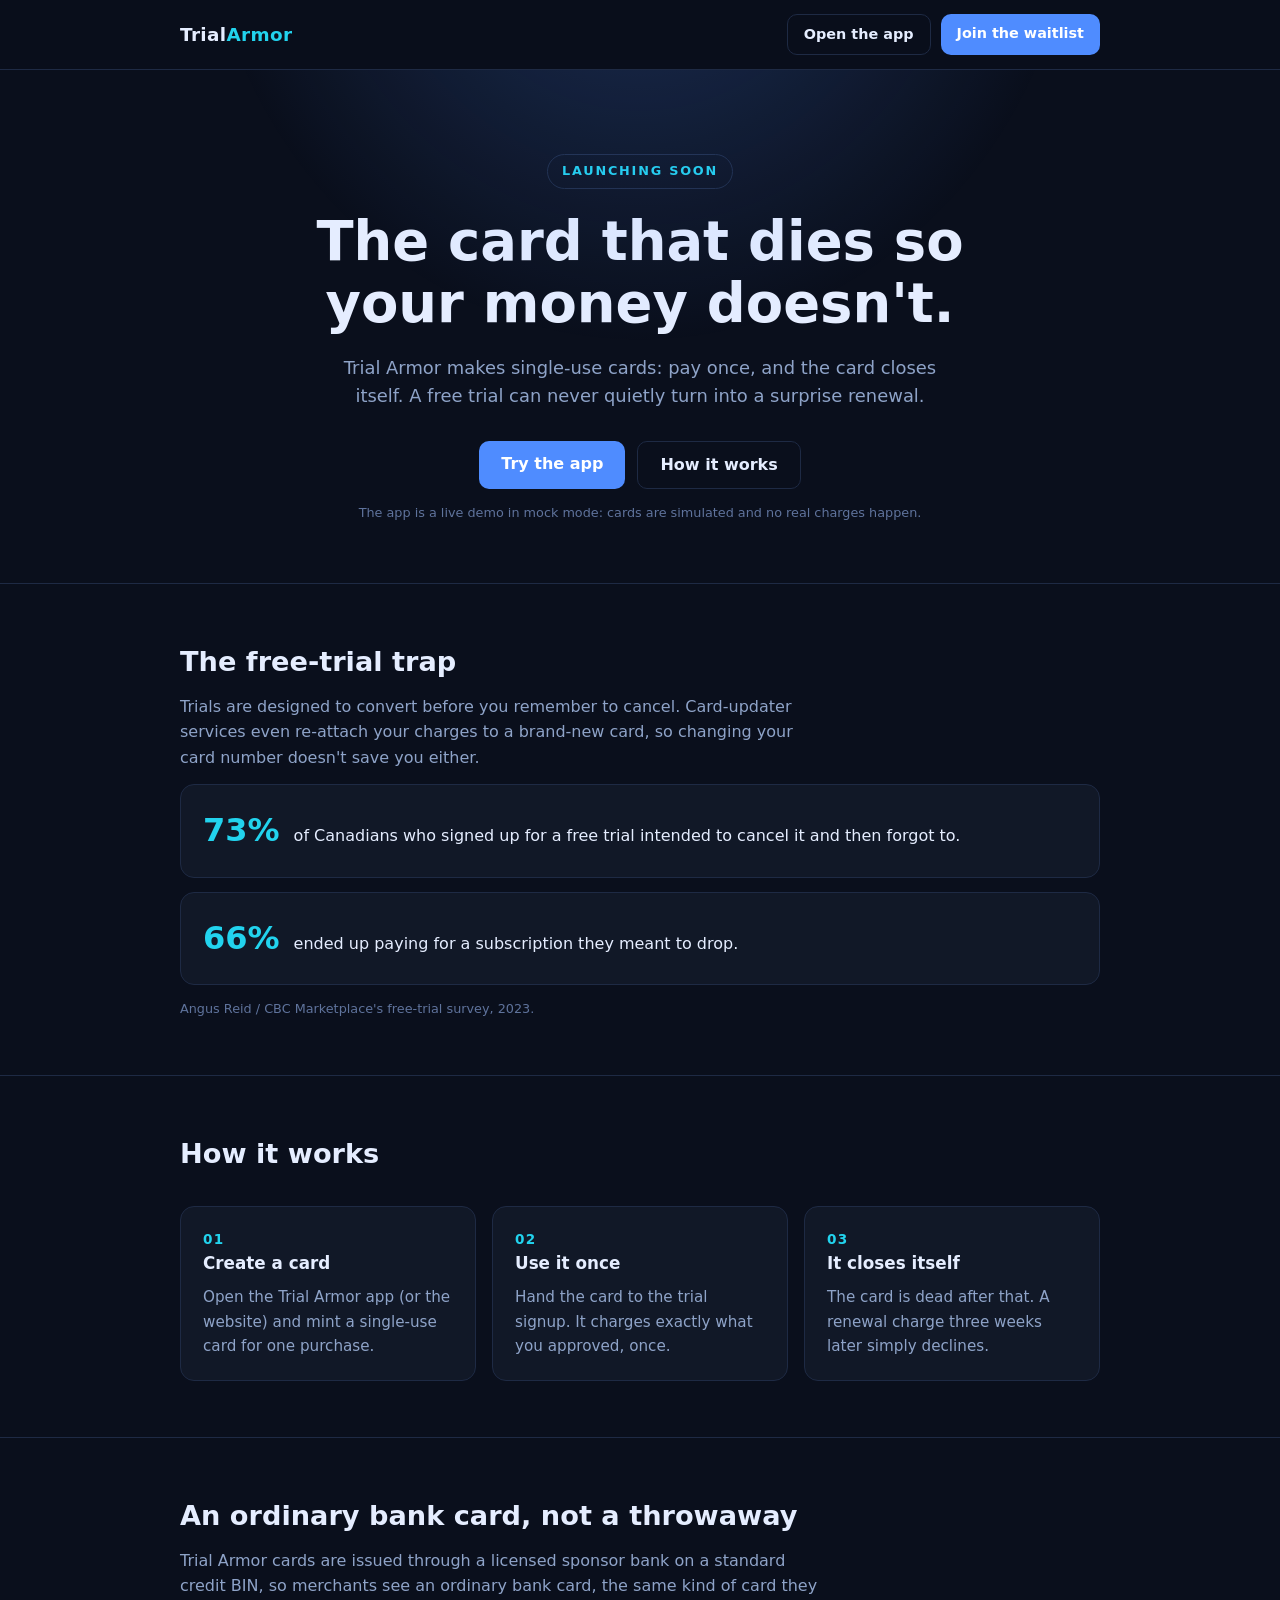
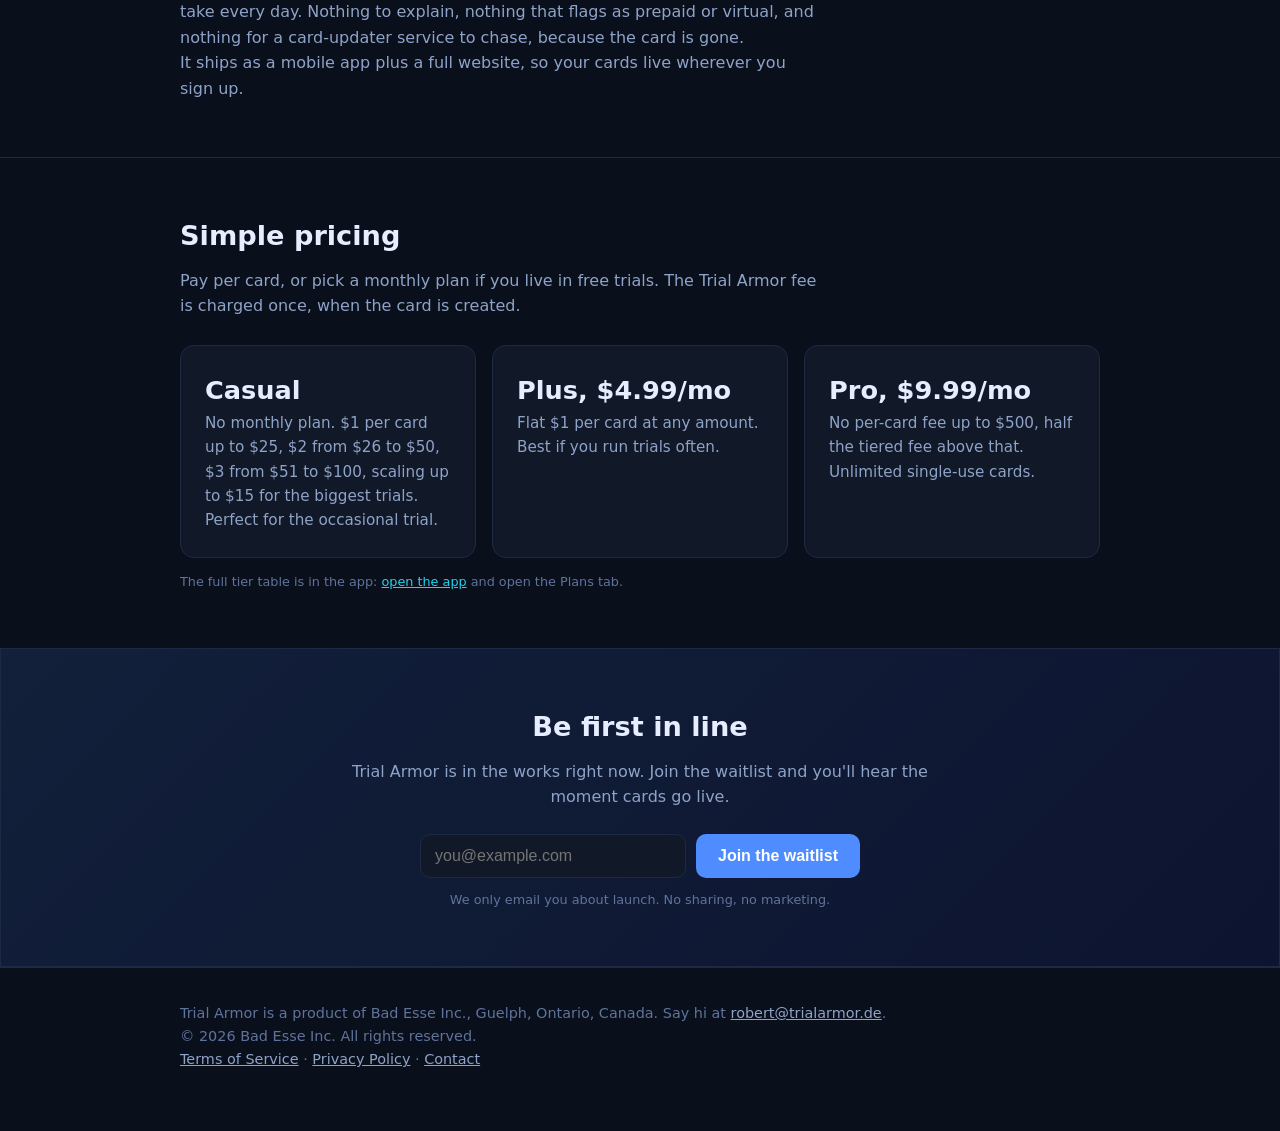
<file: index.html>
<!doctype html>
<html lang="en">
<head>
<meta charset="utf-8">
<meta name="viewport" content="width=device-width, initial-scale=1">
<title>Trial Armor, the card that dies so your money doesn't</title>
<meta name="description" content="Trial Armor issues single-use cards: pay once, then the card closes itself, so a free trial never turns into a surprise renewal.">
<meta property="og:title" content="Trial Armor, the card that dies so your money doesn't">
<meta property="og:description" content="Single-use cards: pay once, then the card closes itself, so a free trial never turns into a surprise renewal.">
<meta property="og:url" content="https://trialarmor.de/">
<meta property="og:type" content="website">
<meta property="og:site_name" content="Trial Armor">
<meta name="twitter:card" content="summary">
<meta name="theme-color" content="#0a0f1c">
<link rel="icon" href="data:image/svg+xml,%3Csvg xmlns='http://www.w3.org/2000/svg' viewBox='0 0 100 100'%3E%3Ctext y='.9em' font-size='90'%3E🛡️%3C/text%3E%3C/svg%3E">
<style>
:root{--bg:#0a0f1c;--panel:#111827;--ink:#e5edff;--dim:#8ea3c8;--accent:#4f8cff;--accent2:#22d3ee;--line:#1e2a44}
*{box-sizing:border-box;margin:0;padding:0}
body{background:var(--bg);color:var(--ink);font-family:ui-sans-serif,system-ui,'Segoe UI',Roboto,Helvetica,Arial,sans-serif;line-height:1.6}
.wrap{max-width:960px;margin:0 auto;padding:0 20px}
header{position:sticky;top:0;background:rgba(10,15,28,.85);backdrop-filter:blur(8px);border-bottom:1px solid var(--line)}
nav{display:flex;align-items:center;justify-content:space-between;padding:14px 0}
.logo{font-weight:800;font-size:1.15rem;letter-spacing:.02em}
.logo span{color:var(--accent2)}
.btn{display:inline-block;background:var(--accent);color:#fff;text-decoration:none;font-weight:700;padding:10px 22px;border-radius:10px;border:0;font-size:1rem;cursor:pointer}
.btn:hover{filter:brightness(1.1)}
.btn.ghost{background:transparent;border:1px solid var(--line);color:var(--ink)}
.btn.small{padding:8px 16px;font-size:.9rem}
.hero{padding:84px 0 60px;text-align:center;position:relative;overflow:hidden}
.hero:before{content:'';position:absolute;inset:-40% 0 auto;height:520px;background:radial-gradient(ellipse at 50% 0%,rgba(79,140,255,.28),transparent 65%);pointer-events:none}
.badge{display:inline-block;border:1px solid var(--line);color:var(--accent2);font-size:.8rem;font-weight:700;letter-spacing:.14em;text-transform:uppercase;padding:6px 14px;border-radius:999px;margin-bottom:22px}
h1{font-size:clamp(2rem,5.5vw,3.4rem);line-height:1.15;font-weight:800;max-width:720px;margin:0 auto 18px}
.hero p.sub{color:var(--dim);font-size:1.12rem;max-width:620px;margin:0 auto 30px}
.cta-row{display:flex;gap:12px;justify-content:center;flex-wrap:wrap}
section{padding:56px 0;border-top:1px solid var(--line)}
h2{font-size:1.7rem;font-weight:800;margin-bottom:10px}
.lede{color:var(--dim);max-width:640px}
.grid{display:grid;gap:16px;margin-top:30px}
@media(min-width:720px){.grid.c3{grid-template-columns:repeat(3,1fr)}}
.card{background:var(--panel);border:1px solid var(--line);border-radius:14px;padding:22px}
.card h3{font-size:1.05rem;margin-bottom:8px}
.card .n{color:var(--accent2);font-weight:800;font-size:.85rem;letter-spacing:.1em}
.card p{color:var(--dim);font-size:.95rem}
.stat{display:flex;gap:14px;align-items:baseline;background:var(--panel);border:1px solid var(--line);border-radius:14px;padding:20px 22px;margin-top:14px}
.stat b{font-size:2rem;color:var(--accent2);white-space:nowrap}
.src{color:#5f739c;font-size:.8rem;margin-top:14px}
.src a{color:var(--accent2)}
.price-row{display:flex;gap:16px;flex-wrap:wrap;margin-top:26px}
.price{flex:1;min-width:240px;background:var(--panel);border:1px solid var(--line);border-radius:14px;padding:24px}
.price b{font-size:1.6rem}
.price p{color:var(--dim);font-size:.95rem}
.final{background:linear-gradient(135deg,#12203a,#0d1430);border:1px solid var(--line)}
footer{padding:34px 0 60px;color:#5f739c;font-size:.9rem;border-top:1px solid var(--line)}
footer a{color:var(--dim)}
</style>
</head>
<body>
<header><div class="wrap"><nav>
<div class="logo">Trial<span>Armor</span></div>
<div style="display:flex;gap:10px">
<a class="btn small ghost" href="/app/">Open the app</a>
<a class="btn small" href="#waitlist">Join the waitlist</a>
</div>
</nav></div></header>

<div class="hero wrap">
<div class="badge">Launching soon</div>
<h1>The card that dies so your money doesn't.</h1>
<p class="sub">Trial Armor makes single-use cards: pay once, and the card closes itself. A free trial can never quietly turn into a surprise renewal.</p>
<div class="cta-row">
<a class="btn" href="/app/">Try the app</a>
<a class="btn ghost" href="#how">How it works</a>
</div>
<p class="src">The app is a live demo in mock mode: cards are simulated and no real charges happen.</p>
</div>

<section><div class="wrap">
<h2>The free-trial trap</h2>
<p class="lede">Trials are designed to convert before you remember to cancel. Card-updater services even re-attach your charges to a brand-new card, so changing your card number doesn't save you either.</p>
<div class="stat"><b>73%</b><span>of Canadians who signed up for a free trial intended to cancel it and then forgot to.</span></div>
<div class="stat"><b>66%</b><span>ended up paying for a subscription they meant to drop.</span></div>
<p class="src">Angus Reid / CBC Marketplace's free-trial survey, 2023.</p>
</div></section>

<section id="how"><div class="wrap">
<h2>How it works</h2>
<div class="grid c3">
<div class="card"><div class="n">01</div><h3>Create a card</h3><p>Open the Trial Armor app (or the website) and mint a single-use card for one purchase.</p></div>
<div class="card"><div class="n">02</div><h3>Use it once</h3><p>Hand the card to the trial signup. It charges exactly what you approved, once.</p></div>
<div class="card"><div class="n">03</div><h3>It closes itself</h3><p>The card is dead after that. A renewal charge three weeks later simply declines.</p></div>
</div>
</div></section>

<section><div class="wrap">
<h2>An ordinary bank card, not a throwaway</h2>
<p class="lede">Trial Armor cards are issued through a licensed sponsor bank on a standard credit BIN, so merchants see an ordinary bank card, the same kind of card they take every day. Nothing to explain, nothing that flags as prepaid or virtual, and nothing for a card-updater service to chase, because the card is gone.</p>
<p class="lede">It ships as a mobile app plus a full website, so your cards live wherever you sign up.</p>
</div></section>

<section><div class="wrap">
<h2>Simple pricing</h2>
<p class="lede">Pay per card, or pick a monthly plan if you live in free trials. The Trial Armor fee is charged once, when the card is created.</p>
<div class="price-row">
<div class="price"><b>Casual</b><p>No monthly plan. $1 per card up to $25, $2 from $26 to $50, $3 from $51 to $100, scaling up to $15 for the biggest trials. Perfect for the occasional trial.</p></div>
<div class="price"><b>Plus, $4.99/mo</b><p>Flat $1 per card at any amount. Best if you run trials often.</p></div>
<div class="price"><b>Pro, $9.99/mo</b><p>No per-card fee up to $500, half the tiered fee above that. Unlimited single-use cards.</p></div>
</div>
<p class="src">The full tier table is in the app: <a href="/app/">open the app</a> and open the Plans tab.</p>
</div></section>

<section class="final" id="waitlist"><div class="wrap" style="text-align:center">
<h2>Be first in line</h2>
<p class="lede" style="margin:0 auto 24px">Trial Armor is in the works right now. Join the waitlist and you'll hear the moment cards go live.</p>
<form id="wl_form" style="margin:0 auto;max-width:440px;display:flex;gap:10px" action="javascript:void(0)">
<input id="wl_email" type="email" required placeholder="you@example.com" aria-label="Your email address" style="flex:1;background:var(--panel);border:1px solid var(--line);border-radius:10px;color:var(--ink);padding:12px 14px;font-size:1rem">
<button class="btn" type="submit">Join the waitlist</button>
</form>
<p id="wl_msg" class="lede" style="margin:12px auto 0;font-size:.95rem" role="status"></p>
<p class="src" style="margin-top:8px">We only email you about launch. No sharing, no marketing.</p>
</div></section>

<footer><div class="wrap">
Trial Armor is a product of Bad Esse Inc., Guelph, Ontario, Canada. Say hi at <a href="mailto:robert@trialarmor.de">robert@trialarmor.de</a>.<br>
&copy; 2026 Bad Esse Inc. All rights reserved.<br>
<a href="/terms.html">Terms of Service</a> &middot; <a href="/privacy.html">Privacy Policy</a> &middot; <a href="/contact.html">Contact</a>
</div></footer>
<script>
(function(){
  var SB="https://ojxhqbtozjxurzztqxpb.supabase.co";
  var KEY="eyJhbGciOiJIUzI1NiIsInR5cCI6IkpXVCJ9.eyJpc3MiOiJzdXBhYmFzZSIsInJlZiI6Im9qeGhxYnRvemp4dXJ6enRxeHBiIiwicm9sZSI6ImFub24iLCJpYXQiOjE3OTE5ODU1NTAsImV4cCI6MjEwNzU2MTU1MH0.PV-pHhxknw5Vy_J2UuXkY8PS4dNHVLiaPL3a8PSfZd4";
  var f=document.getElementById("wl_form");
  if(!f)return;
  f.addEventListener("submit",function(e){
    e.preventDefault();
    var email=document.getElementById("wl_email").value.trim();
    var msg=document.getElementById("wl_msg");
    if(!email||email.indexOf("@")<1){msg.textContent="Enter a valid email address.";msg.style.color="#fca5a5";return}
    msg.textContent="Adding you…";msg.style.color="var(--dim)";
    fetch(SB+"/rest/v1/waitlist",{method:"POST",headers:{"apikey":KEY,"Authorization":"Bearer "+KEY,"Content-Type":"application/json","Prefer":"resolution=ignore-duplicates,return=minimal"},body:JSON.stringify([{email:email}])}).then(function(r){
      if(r.status===201||r.status===200){msg.textContent="You're on the list. We'll email you when cards go live.";msg.style.color="#86efac";f.style.display="none";}
      else{throw 0}
    }).catch(function(){msg.innerHTML='Could not save that right now. Email <a href="mailto:hello@trialarmor.de?subject=Waitlist">hello@trialarmor.de</a> and we will add you by hand.';msg.style.color="#fca5a5";});
  });
})();
</script>
</body>
</html>
</file>
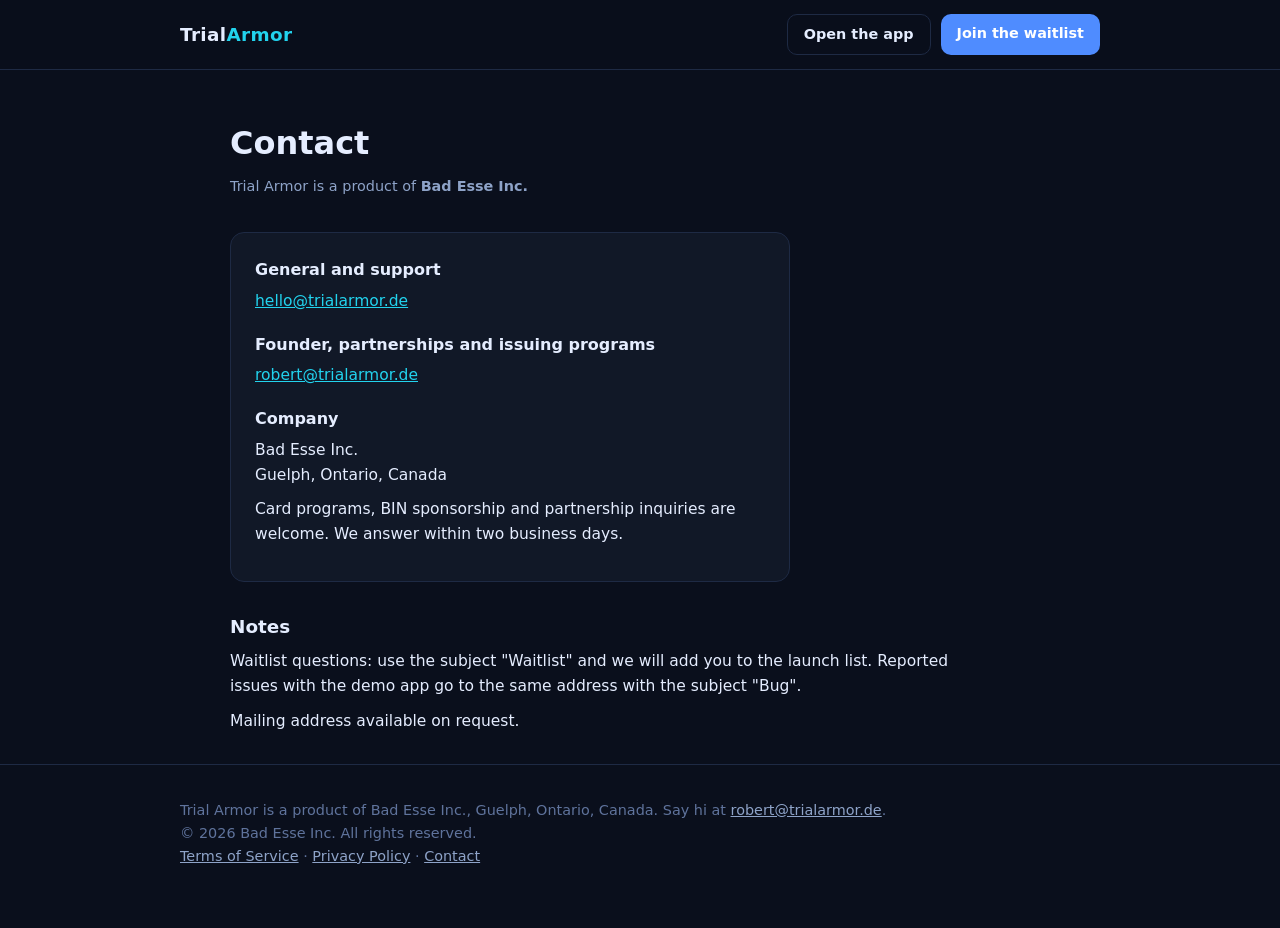
<file: contact.html>
<!doctype html>
<html lang="en">
<head>
<meta charset="utf-8">
<meta name="viewport" content="width=device-width, initial-scale=1">
<title>Contact | Trial Armor</title>
<meta name="description" content="Contact Trial Armor by Bad Esse Inc. General, support and partnership inquiries.">
<link rel="icon" href="data:image/svg+xml,%3Csvg xmlns='http://www.w3.org/2000/svg' viewBox='0 0 100 100'%3E%3Ctext y='.9em' font-size='90'%3E🛡️%3C/text%3E%3C/svg%3E">
<style>
:root{--bg:#0a0f1c;--panel:#111827;--ink:#e5edff;--dim:#8ea3c8;--accent:#4f8cff;--accent2:#22d3ee;--line:#1e2a44}
*{box-sizing:border-box;margin:0;padding:0}
body{background:var(--bg);color:var(--ink);font-family:ui-sans-serif,system-ui,'Segoe UI',Roboto,Helvetica,Arial,sans-serif;line-height:1.6}
.wrap{max-width:960px;margin:0 auto;padding:0 20px}
header{position:sticky;top:0;background:rgba(10,15,28,.85);backdrop-filter:blur(8px);border-bottom:1px solid var(--line)}
nav{display:flex;align-items:center;justify-content:space-between;padding:14px 0}
.logo{font-weight:800;font-size:1.15rem;letter-spacing:.02em}
.logo span{color:var(--accent2)}
.btn{display:inline-block;background:var(--accent);color:#fff;text-decoration:none;font-weight:700;padding:10px 22px;border-radius:10px;border:0;font-size:1rem;cursor:pointer}
.btn:hover{filter:brightness(1.1)}
.btn.ghost{background:transparent;border:1px solid var(--line);color:var(--ink)}
.btn.small{padding:8px 16px;font-size:.9rem}
footer{padding:34px 0 60px;color:#5f739c;font-size:.9rem;border-top:1px solid var(--line)}
footer a{color:var(--dim)}
main.legal{max-width:860px;margin:0 auto;padding:48px 20px 20px}
main.legal h1{font-size:2rem;margin-bottom:6px}
main.legal .eff{color:var(--dim);font-size:.9rem;margin-bottom:34px}
main.legal h2{font-size:1.15rem;margin:30px 0 8px}
main.legal p, main.legal li{color:var(--ink);font-size:.97rem;margin-bottom:10px;max-width:720px}
main.legal ul{margin:0 0 10px 20px}
main.legal a{color:var(--accent2)}
.contactcard{background:var(--panel);border:1px solid var(--line);border-radius:14px;padding:24px;margin-top:30px;max-width:560px}
.contactcard b{display:block;margin-bottom:6px}
.contactcard p{color:var(--dim);margin-bottom:6px}
</style>
</head>
<body>
<header><div class="wrap"><nav>
<div class="logo">Trial<span>Armor</span></div>
<div style="display:flex;gap:10px">
<a class="btn small ghost" href="/app/">Open the app</a>
<a class="btn small" href="mailto:hello@trialarmor.de?subject=Waitlist">Join the waitlist</a>
</div>
</nav></div></header>

<main class="legal">
<h1>Contact</h1>
<p class="eff">Trial Armor is a product of <b>Bad Esse Inc.</b></p>

<div class="contactcard">
<b>General and support</b>
<p><a href="mailto:hello@trialarmor.de">hello@trialarmor.de</a></p>
<b style="margin-top:18px">Founder, partnerships and issuing programs</b>
<p><a href="mailto:robert@trialarmor.de">robert@trialarmor.de</a></p>
<b style="margin-top:18px">Company</b>
<p>Bad Esse Inc.<br>Guelph, Ontario, Canada</p>
<p>Card programs, BIN sponsorship and partnership inquiries are welcome. We answer within two business days.</p>
</div>

<h2>Notes</h2>
<p>Waitlist questions: use the subject "Waitlist" and we will add you to the launch list. Reported issues with the demo app go to the same address with the subject "Bug".</p>
<p>Mailing address available on request.</p>
</main>

<footer><div class="wrap">
Trial Armor is a product of Bad Esse Inc., Guelph, Ontario, Canada. Say hi at <a href="mailto:robert@trialarmor.de">robert@trialarmor.de</a>.<br>
&copy; 2026 Bad Esse Inc. All rights reserved.<br>
<a href="/terms.html">Terms of Service</a> &middot; <a href="/privacy.html">Privacy Policy</a> &middot; <a href="/contact.html">Contact</a>
</div></footer>
</body>
</html>
</file>
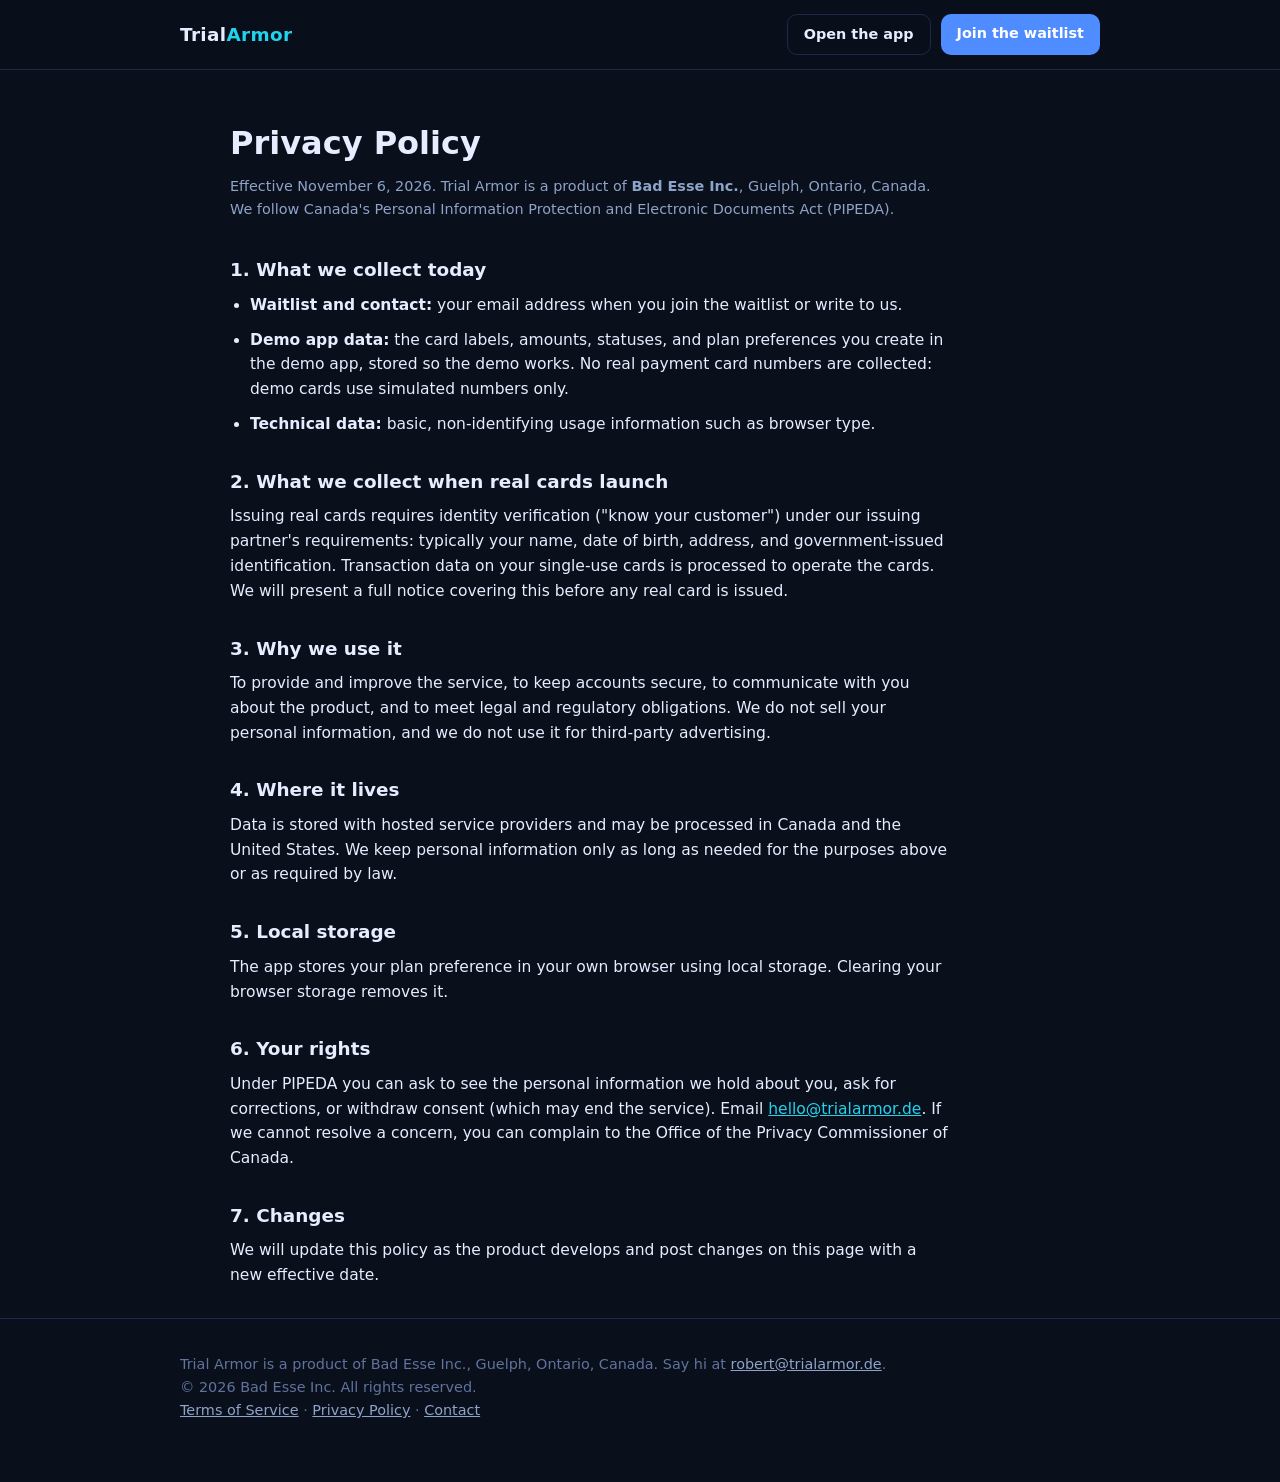
<file: privacy.html>
<!doctype html>
<html lang="en">
<head>
<meta charset="utf-8">
<meta name="viewport" content="width=device-width, initial-scale=1">
<title>Privacy Policy | Trial Armor</title>
<meta name="description" content="How Trial Armor and Bad Esse Inc. collect, use and protect your personal information.">
<link rel="icon" href="data:image/svg+xml,%3Csvg xmlns='http://www.w3.org/2000/svg' viewBox='0 0 100 100'%3E%3Ctext y='.9em' font-size='90'%3E🛡️%3C/text%3E%3C/svg%3E">
<style>
:root{--bg:#0a0f1c;--panel:#111827;--ink:#e5edff;--dim:#8ea3c8;--accent:#4f8cff;--accent2:#22d3ee;--line:#1e2a44}
*{box-sizing:border-box;margin:0;padding:0}
body{background:var(--bg);color:var(--ink);font-family:ui-sans-serif,system-ui,'Segoe UI',Roboto,Helvetica,Arial,sans-serif;line-height:1.6}
.wrap{max-width:960px;margin:0 auto;padding:0 20px}
header{position:sticky;top:0;background:rgba(10,15,28,.85);backdrop-filter:blur(8px);border-bottom:1px solid var(--line)}
nav{display:flex;align-items:center;justify-content:space-between;padding:14px 0}
.logo{font-weight:800;font-size:1.15rem;letter-spacing:.02em}
.logo span{color:var(--accent2)}
.btn{display:inline-block;background:var(--accent);color:#fff;text-decoration:none;font-weight:700;padding:10px 22px;border-radius:10px;border:0;font-size:1rem;cursor:pointer}
.btn:hover{filter:brightness(1.1)}
.btn.ghost{background:transparent;border:1px solid var(--line);color:var(--ink)}
.btn.small{padding:8px 16px;font-size:.9rem}
footer{padding:34px 0 60px;color:#5f739c;font-size:.9rem;border-top:1px solid var(--line)}
footer a{color:var(--dim)}
main.legal{max-width:860px;margin:0 auto;padding:48px 20px 20px}
main.legal h1{font-size:2rem;margin-bottom:6px}
main.legal .eff{color:var(--dim);font-size:.9rem;margin-bottom:34px}
main.legal h2{font-size:1.15rem;margin:30px 0 8px}
main.legal p, main.legal li{color:var(--ink);font-size:.97rem;margin-bottom:10px;max-width:720px}
main.legal ul{margin:0 0 10px 20px}
main.legal a{color:var(--accent2)}
</style>
</head>
<body>
<header><div class="wrap"><nav>
<div class="logo">Trial<span>Armor</span></div>
<div style="display:flex;gap:10px">
<a class="btn small ghost" href="/app/">Open the app</a>
<a class="btn small" href="mailto:hello@trialarmor.de?subject=Waitlist">Join the waitlist</a>
</div>
</nav></div></header>

<main class="legal">
<h1>Privacy Policy</h1>
<p class="eff">Effective November 6, 2026. Trial Armor is a product of <b>Bad Esse Inc.</b>, Guelph, Ontario, Canada. We follow Canada's Personal Information Protection and Electronic Documents Act (PIPEDA).</p>

<h2>1. What we collect today</h2>
<ul>
<li><b>Waitlist and contact:</b> your email address when you join the waitlist or write to us.</li>
<li><b>Demo app data:</b> the card labels, amounts, statuses, and plan preferences you create in the demo app, stored so the demo works. No real payment card numbers are collected: demo cards use simulated numbers only.</li>
<li><b>Technical data:</b> basic, non-identifying usage information such as browser type.</li>
</ul>

<h2>2. What we collect when real cards launch</h2>
<p>Issuing real cards requires identity verification ("know your customer") under our issuing partner's requirements: typically your name, date of birth, address, and government-issued identification. Transaction data on your single-use cards is processed to operate the cards. We will present a full notice covering this before any real card is issued.</p>

<h2>3. Why we use it</h2>
<p>To provide and improve the service, to keep accounts secure, to communicate with you about the product, and to meet legal and regulatory obligations. We do not sell your personal information, and we do not use it for third-party advertising.</p>

<h2>4. Where it lives</h2>
<p>Data is stored with hosted service providers and may be processed in Canada and the United States. We keep personal information only as long as needed for the purposes above or as required by law.</p>

<h2>5. Local storage</h2>
<p>The app stores your plan preference in your own browser using local storage. Clearing your browser storage removes it.</p>

<h2>6. Your rights</h2>
<p>Under PIPEDA you can ask to see the personal information we hold about you, ask for corrections, or withdraw consent (which may end the service). Email <a href="mailto:hello@trialarmor.de">hello@trialarmor.de</a>. If we cannot resolve a concern, you can complain to the Office of the Privacy Commissioner of Canada.</p>

<h2>7. Changes</h2>
<p>We will update this policy as the product develops and post changes on this page with a new effective date.</p>
</main>

<footer><div class="wrap">
Trial Armor is a product of Bad Esse Inc., Guelph, Ontario, Canada. Say hi at <a href="mailto:robert@trialarmor.de">robert@trialarmor.de</a>.<br>
&copy; 2026 Bad Esse Inc. All rights reserved.<br>
<a href="/terms.html">Terms of Service</a> &middot; <a href="/privacy.html">Privacy Policy</a> &middot; <a href="/contact.html">Contact</a>
</div></footer>
</body>
</html>
</file>
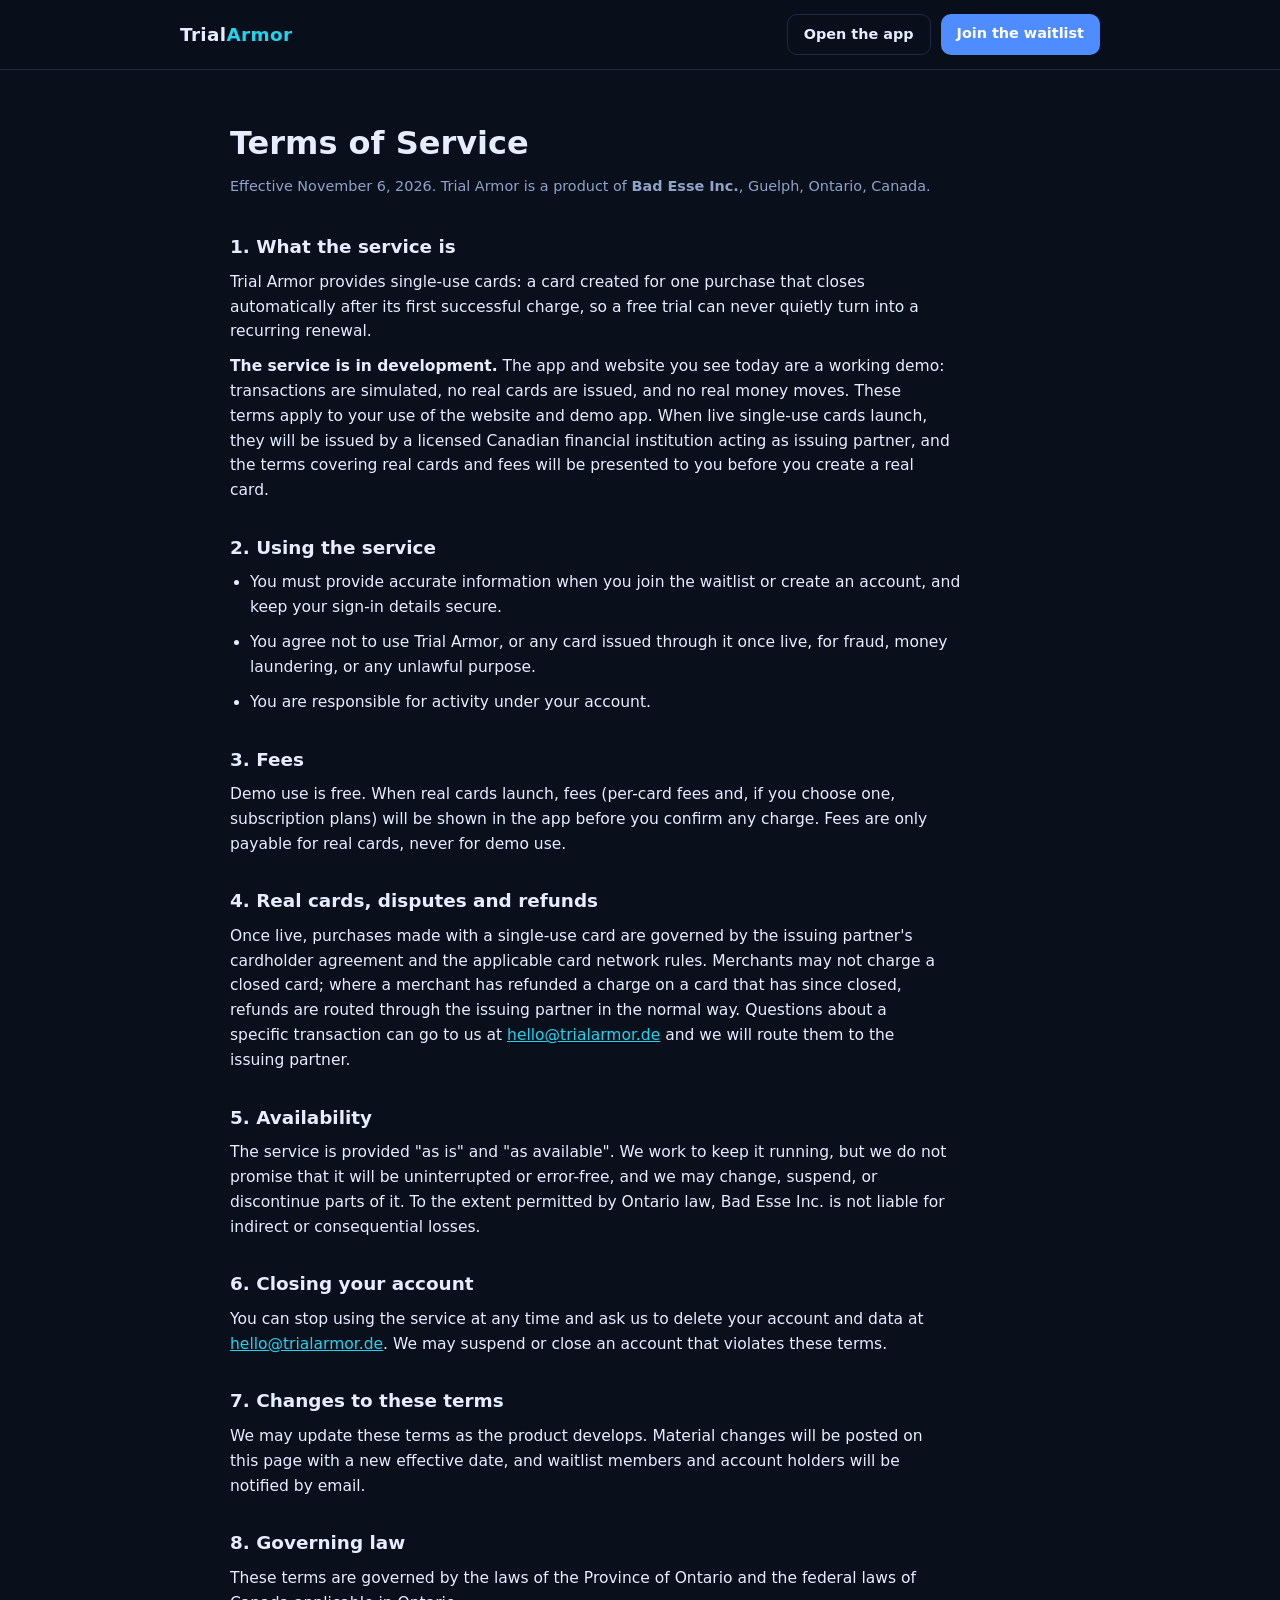
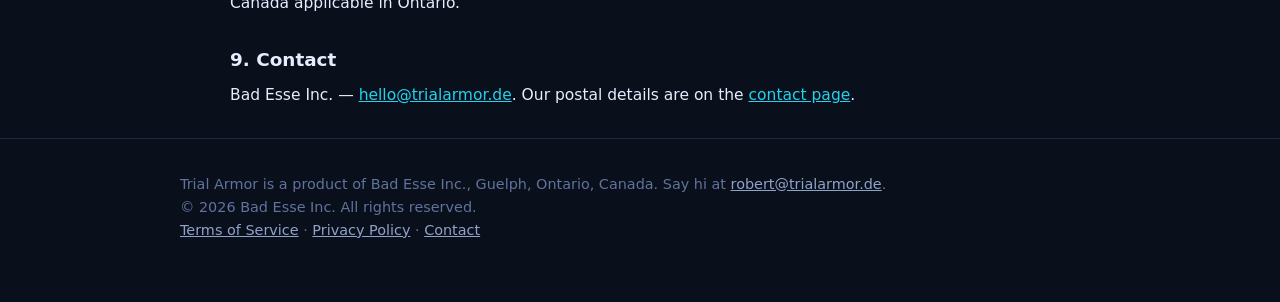
<file: terms.html>
<!doctype html>
<html lang="en">
<head>
<meta charset="utf-8">
<meta name="viewport" content="width=device-width, initial-scale=1">
<title>Terms of Service | Trial Armor</title>
<meta name="description" content="Trial Armor terms of service: the single-use card service by Bad Esse Inc.">
<link rel="icon" href="data:image/svg+xml,%3Csvg xmlns='http://www.w3.org/2000/svg' viewBox='0 0 100 100'%3E%3Ctext y='.9em' font-size='90'%3E🛡️%3C/text%3E%3C/svg%3E">
<style>
:root{--bg:#0a0f1c;--panel:#111827;--ink:#e5edff;--dim:#8ea3c8;--accent:#4f8cff;--accent2:#22d3ee;--line:#1e2a44}
*{box-sizing:border-box;margin:0;padding:0}
body{background:var(--bg);color:var(--ink);font-family:ui-sans-serif,system-ui,'Segoe UI',Roboto,Helvetica,Arial,sans-serif;line-height:1.6}
.wrap{max-width:960px;margin:0 auto;padding:0 20px}
header{position:sticky;top:0;background:rgba(10,15,28,.85);backdrop-filter:blur(8px);border-bottom:1px solid var(--line)}
nav{display:flex;align-items:center;justify-content:space-between;padding:14px 0}
.logo{font-weight:800;font-size:1.15rem;letter-spacing:.02em}
.logo span{color:var(--accent2)}
.btn{display:inline-block;background:var(--accent);color:#fff;text-decoration:none;font-weight:700;padding:10px 22px;border-radius:10px;border:0;font-size:1rem;cursor:pointer}
.btn:hover{filter:brightness(1.1)}
.btn.ghost{background:transparent;border:1px solid var(--line);color:var(--ink)}
.btn.small{padding:8px 16px;font-size:.9rem}
footer{padding:34px 0 60px;color:#5f739c;font-size:.9rem;border-top:1px solid var(--line)}
footer a{color:var(--dim)}
main.legal{max-width:860px;margin:0 auto;padding:48px 20px 20px}
main.legal h1{font-size:2rem;margin-bottom:6px}
main.legal .eff{color:var(--dim);font-size:.9rem;margin-bottom:34px}
main.legal h2{font-size:1.15rem;margin:30px 0 8px}
main.legal p, main.legal li{color:var(--ink);font-size:.97rem;margin-bottom:10px;max-width:720px}
main.legal ul{margin:0 0 10px 20px}
main.legal a{color:var(--accent2)}
</style>
</head>
<body>
<header><div class="wrap"><nav>
<div class="logo">Trial<span>Armor</span></div>
<div style="display:flex;gap:10px">
<a class="btn small ghost" href="/app/">Open the app</a>
<a class="btn small" href="mailto:hello@trialarmor.de?subject=Waitlist">Join the waitlist</a>
</div>
</nav></div></header>

<main class="legal">
<h1>Terms of Service</h1>
<p class="eff">Effective November 6, 2026. Trial Armor is a product of <b>Bad Esse Inc.</b>, Guelph, Ontario, Canada.</p>

<h2>1. What the service is</h2>
<p>Trial Armor provides single-use cards: a card created for one purchase that closes automatically after its first successful charge, so a free trial can never quietly turn into a recurring renewal.</p>
<p><b>The service is in development.</b> The app and website you see today are a working demo: transactions are simulated, no real cards are issued, and no real money moves. These terms apply to your use of the website and demo app. When live single-use cards launch, they will be issued by a licensed Canadian financial institution acting as issuing partner, and the terms covering real cards and fees will be presented to you before you create a real card.</p>

<h2>2. Using the service</h2>
<ul>
<li>You must provide accurate information when you join the waitlist or create an account, and keep your sign-in details secure.</li>
<li>You agree not to use Trial Armor, or any card issued through it once live, for fraud, money laundering, or any unlawful purpose.</li>
<li>You are responsible for activity under your account.</li>
</ul>

<h2>3. Fees</h2>
<p>Demo use is free. When real cards launch, fees (per-card fees and, if you choose one, subscription plans) will be shown in the app before you confirm any charge. Fees are only payable for real cards, never for demo use.</p>

<h2>4. Real cards, disputes and refunds</h2>
<p>Once live, purchases made with a single-use card are governed by the issuing partner's cardholder agreement and the applicable card network rules. Merchants may not charge a closed card; where a merchant has refunded a charge on a card that has since closed, refunds are routed through the issuing partner in the normal way. Questions about a specific transaction can go to us at <a href="mailto:hello@trialarmor.de">hello@trialarmor.de</a> and we will route them to the issuing partner.</p>

<h2>5. Availability</h2>
<p>The service is provided "as is" and "as available". We work to keep it running, but we do not promise that it will be uninterrupted or error-free, and we may change, suspend, or discontinue parts of it. To the extent permitted by Ontario law, Bad Esse Inc. is not liable for indirect or consequential losses.</p>

<h2>6. Closing your account</h2>
<p>You can stop using the service at any time and ask us to delete your account and data at <a href="mailto:hello@trialarmor.de">hello@trialarmor.de</a>. We may suspend or close an account that violates these terms.</p>

<h2>7. Changes to these terms</h2>
<p>We may update these terms as the product develops. Material changes will be posted on this page with a new effective date, and waitlist members and account holders will be notified by email.</p>

<h2>8. Governing law</h2>
<p>These terms are governed by the laws of the Province of Ontario and the federal laws of Canada applicable in Ontario.</p>

<h2>9. Contact</h2>
<p>Bad Esse Inc. &mdash; <a href="mailto:hello@trialarmor.de">hello@trialarmor.de</a>. Our postal details are on the <a href="/contact.html">contact page</a>.</p>
</main>

<footer><div class="wrap">
Trial Armor is a product of Bad Esse Inc., Guelph, Ontario, Canada. Say hi at <a href="mailto:robert@trialarmor.de">robert@trialarmor.de</a>.<br>
&copy; 2026 Bad Esse Inc. All rights reserved.<br>
<a href="/terms.html">Terms of Service</a> &middot; <a href="/privacy.html">Privacy Policy</a> &middot; <a href="/contact.html">Contact</a>
</div></footer>
</body>
</html>
</file>
